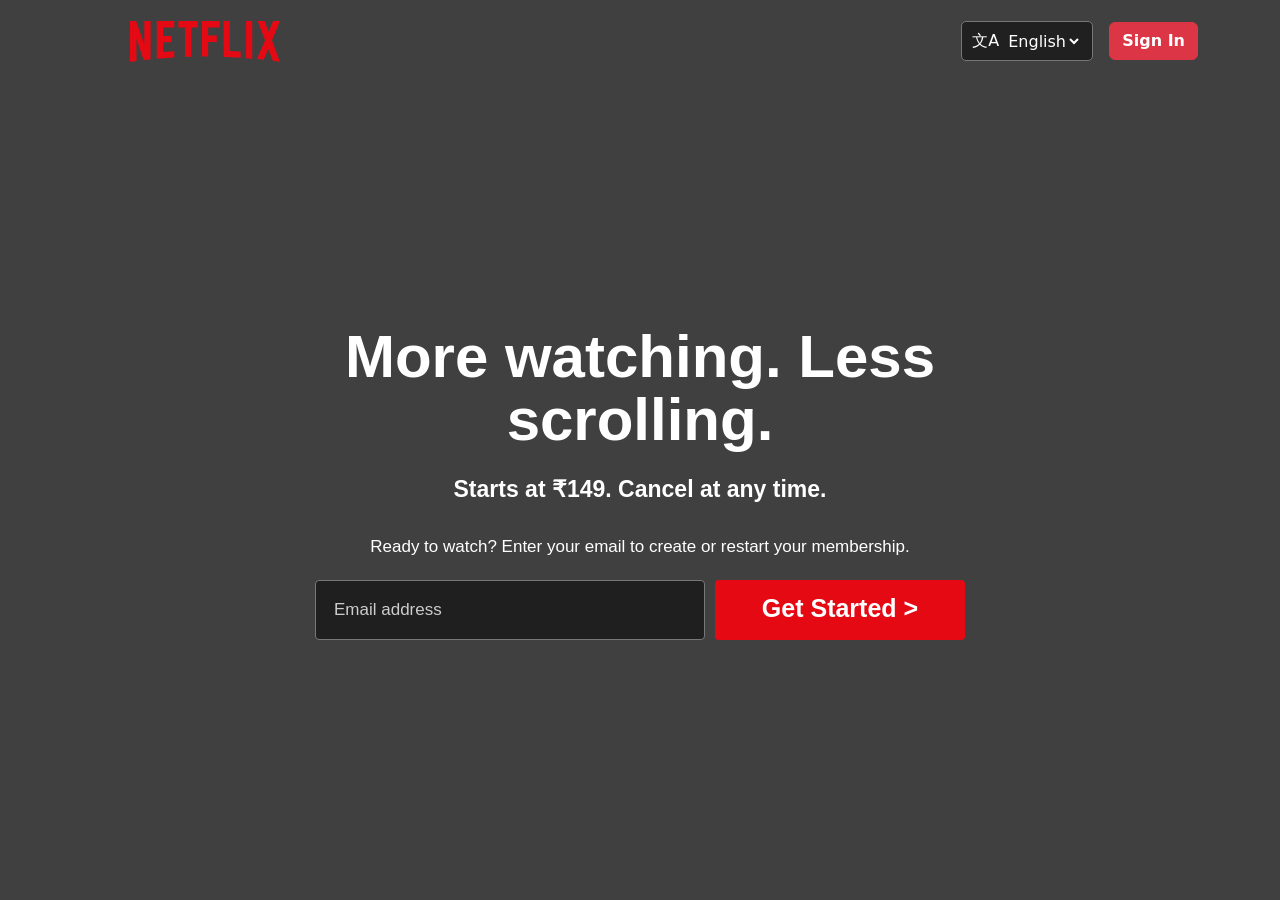
<file: index.html>
<!DOCTYPE html>
<html lang="en">

<head>
    <meta charset="UTF-8">
    <meta name="viewport" content="width=device-width, initial-scale=1.0">
    <title>Netflix India - Watch Shows Online,Watch Movies Online</title>
    <link rel="stylesheet" href="style.css">
    
    <link rel="icon" href="https://images.icon-icons.com/2699/PNG/512/netflix_logo_icon_170919.png">
    <link href="https://cdn.jsdelivr.net/npm/bootstrap@5.0.2/dist/css/bootstrap.min.css" rel="stylesheet"
        integrity="sha384-EVSTQN3/azprG1Anm3QDgpJLIm9Nao0Yz1ztcQTwFspd3yD65VohhpuuCOmLASjC" crossorigin="anonymous">
    <link href="https://fonts.googleapis.com/css2?family=Bebas+Neue&display=swap" rel="stylesheet">
</head>

<body>
    <!-- Hero -->
    <section class="hero">
        <!-- Dark Overlay -->
        <div class="overlay"></div>
        <!-- Navbar -->
        <nav class="navbar navbar-expand-lg position-relative">
            <div class="container mt-2">
                <!-- Logo -->
                <a class="navbar-brand netflix-logo ms-5" href="#">
                    <img src="./AAAAAdEhm1UzVexHjKqFOP9W6E2UVtkWFvL-vdxIEbTU81rsqNuPmDDy_dQvmQ85ath49JBruVV4aGQA3gY2Dl5SiqFf-AEwPAZBTNkW8FMxGXpDN2mHrf8KlRRiddj1P422ZW1eZkZNWLTd.svg"
                        alt="netflix-logo" width=150px>
                </a>
                <div class="d-flex align-items-center gap-3">
                    <div class="language-selector ms-4">

                        <span class="language-icon">文A</span>

                        <select id="languageSelect" name="LanguageSelect">
                            <option value="en-IN" selected>English</option>
                            <option value="hi-IN">हिन्दी</option>
                        </select>

                    </div>
                    <!-- Sign In -->
                    <a href="./signin.html">
                        <button class = "btn signin-btn btn-danger fw-bold">Sign In</button>
                    </a>
                </div>
            </div>
            </div>
        </nav>

        <!-- Login details and get started -->
        <div class="hero-content mt-5">
            <h1>More watching. Less
                <br> scrolling.</h1>
            <h4>
                Starts at ₹149. Cancel at any time.
            </h4>

            <p>
                Ready to watch? Enter your email to create or restart
                your membership.
            </p>

            <!-- Email section -->
            <div class="email-section ">

                <input type="email"  class="email-input" placeholder="Email address" required>

                <button class="get-started">
                    <p>Get Started > </p> 

                </button>

            </div>

        </div>
    </section>





    <script src="https://cdn.jsdelivr.net/npm/bootstrap@5.0.2/dist/js/bootstrap.bundle.min.js"
        integrity="sha384-MrcW6ZMFYlzcLA8Nl+NtUVF0sA7MsXsP1UyJoMp4YLEuNSfAP+JcXn/tWtIaxVXM"
        crossorigin="anonymous"></script>
</body>

</html>
</file>
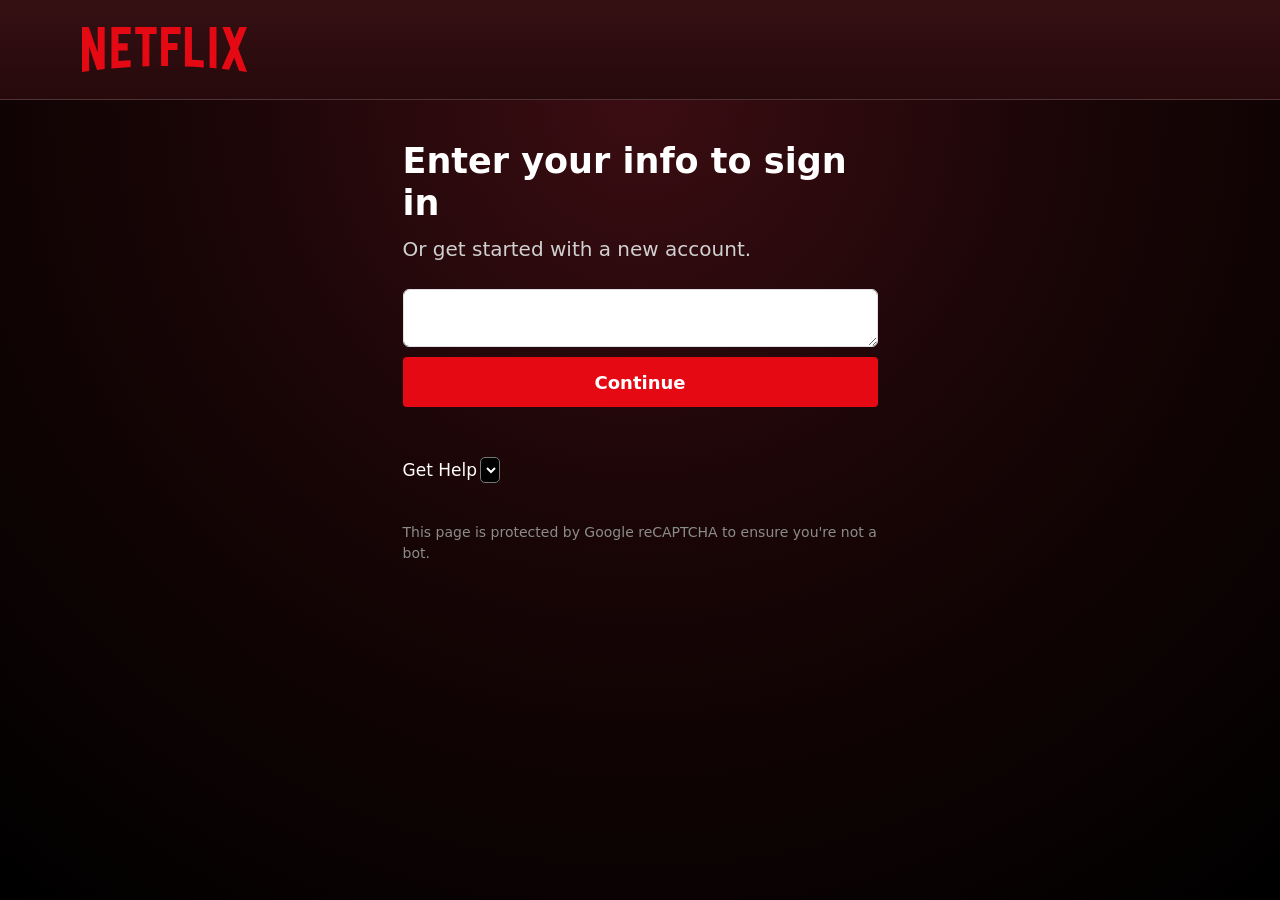
<file: signin.html>
<!DOCTYPE html>
<html lang="en">

<head>
    <meta charset="UTF-8">
    <meta name="viewport" content="width=device-width, initial-scale=1.0">

    <title>Netflix</title>

    <link rel="icon" href="https://images.icon-icons.com/2699/PNG/512/netflix_logo_icon_170919.png">

    <link rel="stylesheet" href="signin.css">
    <link rel="stylesheet" href="signin.css">

    <link href="https://cdn.jsdelivr.net/npm/bootstrap@5.0.2/dist/css/bootstrap.min.css" rel="stylesheet">
</head>

<body>

    <!-- Header -->

    <header class="signin-header">

        <div class="container">

            <a href="index.html">
                <img src="./AAAAAdEhm1UzVexHjKqFOP9W6E2UVtkWFvL-vdxIEbTU81rsqNuPmDDy_dQvmQ85ath49JBruVV4aGQA3gY2Dl5SiqFf-AEwPAZBTNkW8FMxGXpDN2mHrf8KlRRiddj1P422ZW1eZkZNWLTd.svg"
                    alt="Netflix" class="signin-logo">
            </a>

        </div>

    </header>


    <!-- Sign In -->

    <main class="signin-main">

        <div class="signin-box">

            <h1>Enter your info to sign in</h1>

            <p class="subtitle">
                Or get started with a new account.
            </p>
        <form >
            <div class="form-floating">
                <textarea class="form-control btn-dark signin-input" placeholder="Leave a comment here"
                    id="floatingTextarea" required></textarea>
                <label for="floatingTextarea">Email or mobile number</label>
            </div>


            <button class="continue-btn">
                Continue
            </button>
        </form>
            <div class="help">
                Get Help
                <select id = "sec">
                    <option value="1" class="op">Forgot email or mobile number?</option>
                    <option value="2" class="op">Learn more about sign-in</option>
                </select>

            </div>

            <p class="recaptcha">
                This page is protected by Google reCAPTCHA to ensure
                you're not a bot.
            </p>

        </div>

    </main>

    <script src="https://cdn.jsdelivr.net/npm/bootstrap@5.0.2/dist/js/bootstrap.bundle.min.js"
        integrity="sha384-MrcW6ZMFYlzcLA8Nl+NtUVF0sA7MsXsP1UyJoMp4YLEuNSfAP+JcXn/tWtIaxVXM"
        crossorigin="anonymous"></script>

</body>

</html>
</file>
<file: style.css>
.hero {
    min-height: 100vh;
    background-image: url("https://assets.nflxext.com/ffe/siteui/vlv3/4263c437-c678-4724-ad80-e3ba0dc8761e/web/IN-en-20260921-TRIFECTA-perspective_95810136-2c4a-4ab4-a323-50418521e261_large.jpg");
    background-size: cover;
    background-position: center;
    background-repeat: no-repeat;
    position: relative;
}

.overlay {
    position: absolute;
    inset: 0;
    background: rgba(0, 0, 0, 0.75);
}

.b{
    background-color: rgb(20, 19, 19);
    color: white;
    width: 100px;
    height: 40px !important;
    padding: 5px 12px;
    border-radius: 5px ;
}

.b:hover{
    border: 2px solid white !important;
}

/* Language button  */
.language-selector {
    display: flex;
    align-items: center;

    border: 1px solid #777;
    border-radius: 5px;

    background: rgba(0, 0, 0, 0.5);

    padding: 0 10px;

    height: 40px;
}

.language-icon {
    color: white;
    font-size: 16px;
    margin-right: 5px;
}

.language-selector select {
    background: transparent;
    border: none;
    outline: none;

    color: white;

    font-size: 16px;

    cursor: pointer;
}

.language-selector select option {
    color: black;
    background: white;
}

/* hero content  */
.hero-content {
    font-family: Arial, Helvetica, sans-serif;
    position: relative;
    min-height: 80vh;
    display: flex;
    flex-direction: column;
    justify-content: center;
    align-items: center;
    text-align: center;
    color: white;
}

.hero-content h1 {
    font-size: 60px;
    font-weight: 800;
    line-height: 1.05;
    margin-bottom: 25px;
}

.hero-content h4 {
    font-size: 23px;
    font-weight: 600;
    margin-bottom: 30px;
}

.hero-content p {
    font-size: 17px;
    margin-bottom: 20px;
}

.email-section {
    display: flex;
    gap: 10px;
    width: 650px;
}

.email-input {
    flex: 1;
    height: 60px;
    background: rgba(20, 20, 20, 0.75);
    border: 1px solid #777;
    border-radius: 4px;
    padding: 0 18px;
    color: white;
    font-size: 17px;
}

.email-input::placeholder {
    color: #ccc;
}

.get-started {
    width: 250px;
    height: 60px;
    padding: 0px 25px;
    border: none;
    border-radius: 4px;
    background: #e50914;
    color: white;
}

.get-started p{
    font-size: 25px;
    font-weight: bold;
    padding: 10px;
    margin-bottom: 100px;
}

.get-started:hover {
    background: #c11119;
}
</file>
<file: signin.css>
* {
    margin: 0;
    padding: 0;
    box-sizing: border-box;
}

body {
    background: #000;
    color: white;

    font-family: Arial, Helvetica, sans-serif;

    min-height: 100vh;
}


/* 
   HEADER
 */

.signin-header {
    height: 100px;

    border-bottom: 1px solid rgba(255, 255, 255, 0.15);

    display: flex;
    align-items: center;

    background: linear-gradient(
        to bottom,
        #351013,
        #26090b
    );
}


.signin-logo {
    width: 165px;

    display: block;
}


/* 
   MAIN
 */

.signin-main {

    min-height: calc(100vh - 100px);
    display: flex;
    justify-content: center;
    align-items: flex-start;
    padding-top: 40px;
    background:
        radial-gradient(
            circle at 50% 0%,
            #3b0d12 0%,
            #180506 45%,
            #000 100%
        );
}


/* 
   SIGN IN BOX
 */

.signin-box {

    width: 475px;
    color: white;
    padding: 0 0 50px;
}


.signin-box h1 {

    font-size: 35px;
    font-weight: 700;
    margin-bottom: 10px;
}


.subtitle {

    color: #d0d0d0;
    font-size: 20px;
    margin-bottom: 25px;
}


/* 
   INPUT
 */


.signin-input {
    width: 50%;
    height: 50px;
    background-color: #000;
    font-size: 17px;
    border-radius: 4px;
    padding: 0 16px;
    margin-bottom: 10px;
}


.form-floating label{
    color: white;
}

.signin-input:hover{
    border: 1px solid white;
}





/* 
   CONTINUE
 */

.continue-btn {

    width: 100%;
    height: 50px;
    border: none;
    border-radius: 4px;
    background: #e50914;
    color: white;
    font-size: 18px;
    font-weight: 700;
    cursor: pointer;
    margin-bottom: 50px;
}


.continue-btn:hover {
    background: #f6121d;
}


/* 
   HELP
 */

.help {

    font-size: 17px;
    cursor: pointer;
    margin-bottom: 38px;
}


.help span {
    font-size: 22px;
    margin-left: 5px;
}

#sec{
    width: 20px;
    background-color: #000;
    color: white;
    border-radius: 5px;
    padding: 1px 1px;
    margin-left : -2px;
}
/* 
   RECAPTCHA
 */

.recaptcha {

    color: #8c8c8c;
    font-size: 14px;
    line-height: 1.5;
}


/* 
   MOBILE
 */

@media (max-width: 600px) {

    .signin-header {
        height: 80px;
    }

    .signin-logo {
        width: 120px;
    }

    .signin-main {
        padding: 30px 25px;
    }

    .signin-box {
        width: 100%;
    }

    .signin-box h1 {
        font-size: 28px;
    }

    .subtitle {
        font-size: 17px;
    }
}
</file>
